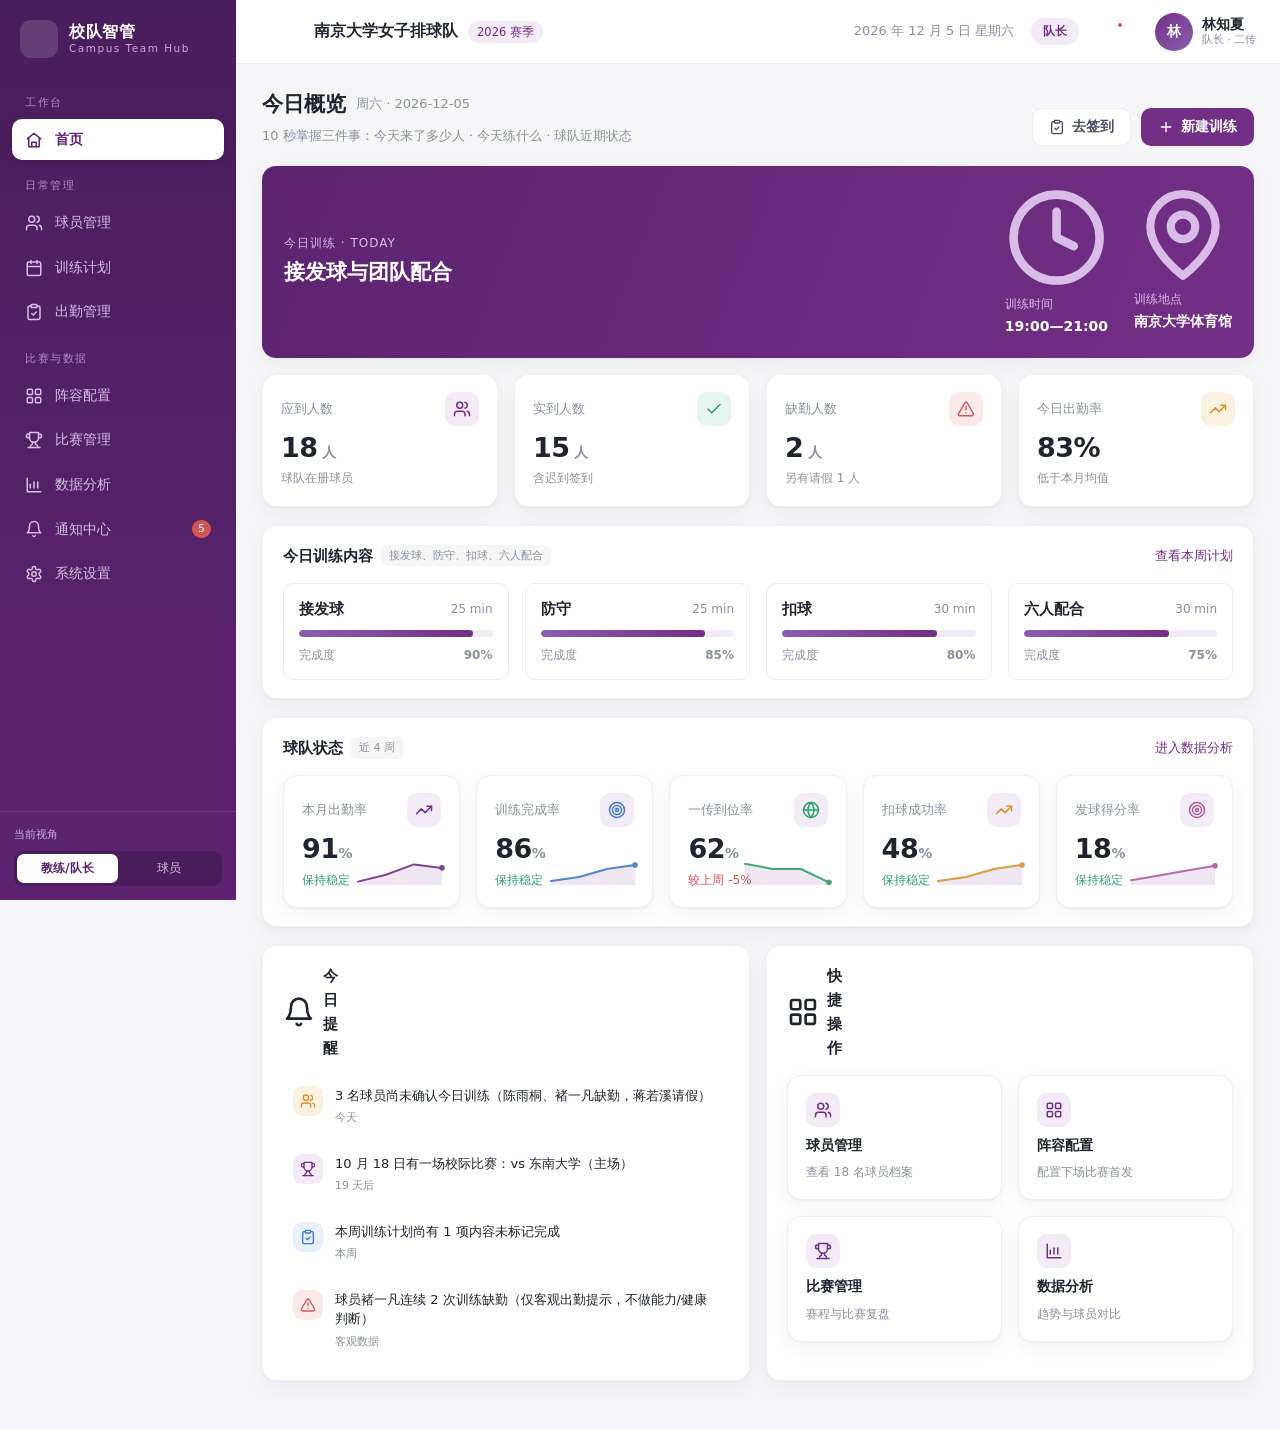
<file: index.html>
<!DOCTYPE html>
<html lang="zh-CN">
<head>
<meta charset="UTF-8" />
<meta name="viewport" content="width=device-width, initial-scale=1.0" />
<title>校园运动队智能管理平台 · 南京大学女子排球队</title>
<meta name="description" content="训练管理—球员管理—阵容管理—数据分析—比赛复盘 一体化平台" />
<link rel="stylesheet" href="./css/style.css" />
</head>
<body>
<div id="app">
  <!-- 左侧导航 -->
  <aside id="sidebar" class="sidebar">
    <div class="brand">
      <span class="brand-logo" data-icon="volleyball"></span>
      <span class="brand-text">
        <strong>校队智管</strong>
        <small>Campus Team Hub</small>
      </span>
    </div>
    <nav id="nav" class="nav"></nav>
    <div class="sidebar-foot">
      <div class="role-switch">
        <span class="rs-label">当前视角</span>
        <div class="rs-seg">
          <button class="rs-btn active" data-role="coach">教练/队长</button>
          <button class="rs-btn" data-role="player">球员</button>
        </div>
      </div>
    </div>
  </aside>

  <!-- 顶部信息栏 -->
  <header id="topbar" class="topbar">
    <button id="menuToggle" class="icon-btn menu-toggle" aria-label="菜单"><span data-icon="menu"></span></button>
    <div class="tb-team">
      <span class="tb-team-name">南京大学女子排球队</span>
      <span class="tb-team-tag">2026 赛季</span>
    </div>
    <div class="tb-right">
      <span id="tbDate" class="tb-date"></span>
      <span id="tbRole" class="tb-role">队长</span>
      <div class="notify-wrap">
        <button id="notifyBtn" class="icon-btn" aria-label="通知">
          <span data-icon="bell"></span>
          <span id="notifyDot" class="notify-dot"></span>
        </button>
        <div id="notifyPanel" class="notify-panel"></div>
      </div>
      <div class="tb-user">
        <div class="tb-avatar">林</div>
        <div class="tb-user-meta">
          <strong>林知夏</strong>
          <small>队长 · 二传</small>
        </div>
      </div>
    </div>
  </header>

  <!-- 主内容 -->
  <main id="main" class="main"></main>
</div>

<!-- 弹窗容器 -->
<div id="modalRoot"></div>
<div id="toastRoot" class="toast-root"></div>

<!-- 数据与工具 -->
<script src="./js/data.js"></script>
<script src="./js/charts.js"></script>
<script src="./js/components.js"></script>
<!-- 页面 -->
<script src="./js/pages/dashboard.js"></script>
<script src="./js/pages/players.js"></script>
<script src="./js/pages/training.js"></script>
<script src="./js/pages/attendance.js"></script>
<script src="./js/pages/lineup.js"></script>
<script src="./js/pages/matches.js"></script>
<script src="./js/pages/analytics.js"></script>
<script src="./js/pages/notifications.js"></script>
<script src="./js/pages/settings.js"></script>
<!-- 路由与交互 -->
<script src="./js/app.js"></script>
</body>
</html>
</file>
<file: css/style.css>
/* ============ 设计变量 · 南京大学紫 ============ */
:root{
  --purple:#722F86;
  --purple-deep:#5C2470;
  --purple-dark:#4A1D5C;
  --purple-soft:#F3ECF6;
  --purple-soft-2:#FAF6FC;
  --purple-line:#E4D5EC;
  --indigo:#8B5FB0;
  --ink:#1F2430;
  --ink-2:#4A5061;
  --ink-3:#8A90A2;
  --line:#ECECF1;
  --bg:#F6F6F9;
  --card:#FFFFFF;
  --green:#2E9E6B; --green-bg:#E6F5EE;
  --amber:#D9922B; --amber-bg:#FBF1E0;
  --red:#D35555;   --red-bg:#FBEAEA;
  --blue:#3E79C9;  --blue-bg:#E8F0FB;
  --radius:14px;
  --radius-sm:10px;
  --shadow:0 1px 2px rgba(31,36,48,.04), 0 6px 20px rgba(31,36,48,.05);
  --shadow-lg:0 12px 40px rgba(74,29,92,.18);
  --c1:#722F86; --c2:#B07FD0; --c3:#3E79C9; --c4:#2E9E6B; --c5:#D9922B;
  --font:"PingFang SC","Microsoft YaHei","Hiragino Sans GB","Source Han Sans SC","Noto Sans CJK SC",system-ui,-apple-system,sans-serif;
}
*{box-sizing:border-box;margin:0;padding:0}
html,body{height:100%}
body{font-family:var(--font);background:var(--bg);color:var(--ink);font-size:14px;line-height:1.6;-webkit-font-smoothing:antialiased}
a{color:var(--purple);text-decoration:none}
button{font-family:inherit;cursor:pointer;border:none;background:none;color:inherit}
input,select,textarea{font-family:inherit;font-size:14px;color:var(--ink)}
::placeholder{color:#B7BCC9}
::-webkit-scrollbar{width:8px;height:8px}
::-webkit-scrollbar-thumb{background:#D8DAE3;border-radius:8px}
::-webkit-scrollbar-track{background:transparent}

/* ============ 布局 ============ */
#app{display:grid;grid-template-columns:236px 1fr;grid-template-rows:64px 1fr;grid-template-areas:"sidebar topbar" "sidebar main";min-height:100vh}
.sidebar{grid-area:sidebar;background:linear-gradient(180deg,var(--purple-dark),var(--purple-deep));color:#EBDDF3;display:flex;flex-direction:column;position:sticky;top:0;height:100vh;z-index:40}
.topbar{grid-area:topbar;background:#fff;border-bottom:1px solid var(--line);display:flex;align-items:center;gap:16px;padding:0 24px;position:sticky;top:0;z-index:30}
.main{grid-area:main;padding:24px 26px 48px;max-width:1520px;width:100%}

/* 品牌 */
.brand{display:flex;align-items:center;gap:11px;padding:20px 20px 16px}
.brand-logo{width:38px;height:38px;display:grid;place-items:center;background:rgba(255,255,255,.14);border-radius:11px;color:#fff}
.brand-logo svg{width:23px;height:23px}
.brand-text{display:flex;flex-direction:column;line-height:1.25}
.brand-text strong{color:#fff;font-size:16px;letter-spacing:.5px}
.brand-text small{color:#C9A9DA;font-size:10.5px;letter-spacing:1.5px}

/* 导航 */
.nav{flex:1;padding:6px 12px;overflow-y:auto;display:flex;flex-direction:column;gap:3px}
.nav-item{display:flex;align-items:center;gap:12px;padding:10px 13px;border-radius:10px;color:#D6BEE4;font-weight:500;font-size:13.5px;position:relative;transition:.15s;white-space:nowrap}
.nav-item svg{width:18px;height:18px;flex:none}
.nav-item:hover{background:rgba(255,255,255,.09);color:#fff}
.nav-item.active{background:#fff;color:var(--purple-deep);font-weight:600;box-shadow:0 4px 12px rgba(0,0,0,.15)}
.nav-item .nav-badge{margin-left:auto;background:var(--red);color:#fff;font-size:10.5px;border-radius:9px;padding:1px 6px;line-height:1.5}
.nav-item.active .nav-badge{background:var(--purple);color:#fff}
.nav-sec{font-size:10.5px;color:#B088C6;letter-spacing:1.5px;padding:14px 13px 5px}
.sidebar-foot{padding:14px;border-top:1px solid rgba(255,255,255,.1)}
.rs-label{display:block;font-size:11px;color:#C9A9DA;margin-bottom:7px}
.rs-seg{display:flex;background:rgba(0,0,0,.2);border-radius:9px;padding:3px}
.rs-btn{flex:1;padding:6px 4px;border-radius:7px;font-size:12px;color:#D6BEE4;transition:.15s}
.rs-btn.active{background:#fff;color:var(--purple-deep);font-weight:600}

/* 顶栏 */
.menu-toggle{display:none}
.tb-team{display:flex;align-items:baseline;gap:10px}
.tb-team-name{font-weight:700;font-size:15.5px}
.tb-team-tag{font-size:11.5px;color:var(--purple);background:var(--purple-soft);padding:2px 9px;border-radius:20px}
.tb-right{margin-left:auto;display:flex;align-items:center;gap:16px}
.tb-date{color:var(--ink-3);font-size:13px}
.tb-role{font-size:12px;color:var(--purple);background:var(--purple-soft);padding:4px 12px;border-radius:20px;font-weight:600}
.icon-btn{width:38px;height:38px;border-radius:10px;display:grid;place-items:center;color:var(--ink-2);position:relative}
.icon-btn:hover{background:var(--purple-soft);color:var(--purple)}
.icon-btn svg{width:20px;height:20px}
.notify-dot{position:absolute;top:8px;right:9px;width:8px;height:8px;background:var(--red);border-radius:50%;border:2px solid #fff}
.tb-user{display:flex;align-items:center;gap:9px;padding-left:6px}
.tb-avatar{width:38px;height:38px;border-radius:50%;background:linear-gradient(135deg,var(--purple),var(--indigo));color:#fff;display:grid;place-items:center;font-weight:700}
.tb-user-meta{display:flex;flex-direction:column;line-height:1.3}
.tb-user-meta strong{font-size:13.5px}
.tb-user-meta small{font-size:11px;color:var(--ink-3)}

/* 通知下拉 */
.notify-wrap{position:relative}
.notify-panel{position:absolute;right:0;top:50px;width:372px;background:#fff;border-radius:var(--radius);box-shadow:var(--shadow-lg);border:1px solid var(--line);padding:6px;display:none;max-height:440px;overflow:auto;z-index:60}
.notify-panel.open{display:block}
.np-head{display:flex;justify-content:space-between;align-items:center;padding:10px 12px 6px}
.np-head strong{font-size:14px}
.np-item{display:flex;gap:11px;padding:11px 12px;border-radius:10px}
.np-item:hover{background:var(--purple-soft-2)}
.np-ico{width:32px;height:32px;border-radius:9px;display:grid;place-items:center;flex:none}
.np-ico svg{width:17px;height:17px}
.np-item p{font-size:13px;line-height:1.45}
.np-item time{font-size:11px;color:var(--ink-3)}
.np-all{display:block;text-align:center;padding:10px;font-size:13px;color:var(--purple);border-top:1px solid var(--line);margin-top:4px}

/* ============ 通用组件 ============ */
.page-head{display:flex;align-items:flex-end;justify-content:space-between;gap:16px;margin-bottom:20px;flex-wrap:wrap}
.page-title{font-size:21px;font-weight:700;display:flex;align-items:center;gap:10px}
.page-title .pt-sub{font-size:13px;color:var(--ink-3);font-weight:400}
.page-desc{color:var(--ink-3);font-size:13px;margin-top:4px}
.head-actions{display:flex;gap:10px;align-items:center;flex-wrap:wrap}

.card{background:var(--card);border-radius:var(--radius);box-shadow:var(--shadow);border:1px solid #F1F0F5;padding:18px 20px}
.card-head{display:flex;align-items:center;justify-content:space-between;margin-bottom:15px;gap:10px}
.card-title{font-size:15px;font-weight:700;display:flex;align-items:center;gap:8px}
.card-title .ct-tag{font-size:11px;font-weight:500;color:var(--ink-3);background:var(--bg);padding:2px 8px;border-radius:6px}
.card-link{font-size:12.5px;color:var(--purple);font-weight:500}
.grid{display:grid;gap:16px}
.g-2{grid-template-columns:repeat(2,1fr)}
.g-3{grid-template-columns:repeat(3,1fr)}
.g-4{grid-template-columns:repeat(4,1fr)}
.g-5{grid-template-columns:repeat(5,1fr)}
.section-gap{margin-top:18px}

/* 按钮 */
.btn{display:inline-flex;align-items:center;gap:7px;padding:9px 16px;border-radius:10px;font-size:13.5px;font-weight:600;transition:.15s;border:1px solid transparent;white-space:nowrap}
.btn svg{width:16px;height:16px}
.btn-primary{background:var(--purple);color:#fff}
.btn-primary:hover{background:var(--purple-deep)}
.btn-ghost{background:#fff;border-color:var(--line);color:var(--ink-2)}
.btn-ghost:hover{border-color:var(--purple);color:var(--purple)}
.btn-soft{background:var(--purple-soft);color:var(--purple)}
.btn-soft:hover{background:var(--purple-line)}
.btn-danger-ghost{background:#fff;border-color:var(--red-bg);color:var(--red)}
.btn-sm{padding:6px 11px;font-size:12.5px;border-radius:8px}
.btn-block{width:100%;justify-content:center}
.btn:disabled{opacity:.5;cursor:not-allowed}

/* 标签 */
.tag{display:inline-flex;align-items:center;gap:4px;font-size:11.5px;padding:2px 9px;border-radius:6px;font-weight:600;line-height:1.7}
.tag-green{background:var(--green-bg);color:var(--green)}
.tag-amber{background:var(--amber-bg);color:var(--amber)}
.tag-red{background:var(--red-bg);color:var(--red)}
.tag-blue{background:var(--blue-bg);color:var(--blue)}
.tag-purple{background:var(--purple-soft);color:var(--purple)}
.tag-gray{background:#F0F0F4;color:var(--ink-3)}
.dot-tag{display:inline-flex;align-items:center;gap:6px;font-size:12.5px}
.dot-tag i{width:7px;height:7px;border-radius:50%}

/* 数据卡片 */
.stat-card{background:#fff;border-radius:var(--radius);padding:17px 18px;border:1px solid #F1F0F5;box-shadow:var(--shadow);position:relative;overflow:hidden;cursor:pointer;transition:.18s;display:flex;flex-direction:column;gap:7px}
.stat-card:hover{transform:translateY(-2px);box-shadow:0 10px 26px rgba(114,47,134,.12);border-color:var(--purple-line)}
.stat-card .sc-top{display:flex;align-items:center;justify-content:space-between}
.stat-card .sc-label{font-size:12.5px;color:var(--ink-3);font-weight:500}
.stat-card .sc-ico{width:34px;height:34px;border-radius:10px;display:grid;place-items:center}
.stat-card .sc-ico svg{width:18px;height:18px}
.stat-card .sc-value{font-size:27px;font-weight:800;letter-spacing:-.5px;line-height:1.1}
.stat-card .sc-value small{font-size:14px;font-weight:600;color:var(--ink-3)}
.stat-card .sc-foot{font-size:12px;color:var(--ink-3);display:flex;align-items:center;gap:6px}
.trend-up{color:var(--green)} .trend-down{color:var(--red)} .trend-flat{color:var(--ink-3)}
.stat-card .sc-spark{position:absolute;right:14px;bottom:12px;opacity:.9}
.stat-card.accent-purple{background:linear-gradient(135deg,var(--purple),var(--purple-deep));color:#fff;border:none}
.stat-card.accent-purple .sc-label,.stat-card.accent-purple .sc-foot{color:#E3CDEC}

/* 训练内容卡 */
.drill-card{border:1px solid var(--line);border-radius:var(--radius-sm);padding:14px 15px;display:flex;flex-direction:column;gap:9px;transition:.15s}
.drill-card:hover{border-color:var(--purple-line);box-shadow:var(--shadow)}
.drill-top{display:flex;justify-content:space-between;align-items:center}
.drill-name{font-weight:700;font-size:14.5px}
.drill-time{font-size:12px;color:var(--ink-3)}
.progress{height:7px;background:var(--purple-soft);border-radius:6px;overflow:hidden}
.progress>span{display:block;height:100%;background:linear-gradient(90deg,var(--indigo),var(--purple));border-radius:6px;transition:width .6s}
.drill-foot{display:flex;justify-content:space-between;font-size:12px;color:var(--ink-3)}

/* 提醒列表 */
.remind-list{display:flex;flex-direction:column;gap:4px}
.remind-item{display:flex;gap:12px;padding:11px 10px;border-radius:10px;align-items:flex-start}
.remind-item:hover{background:var(--purple-soft-2)}
.remind-ico{width:30px;height:30px;border-radius:9px;display:grid;place-items:center;flex:none}
.remind-ico svg{width:16px;height:16px}
.remind-item p{font-size:13px;line-height:1.5}
.remind-item time{font-size:11px;color:var(--ink-3)}

/* 表格 */
.table-wrap{overflow:auto;border-radius:var(--radius-sm)}
table.data-table{width:100%;border-collapse:collapse;font-size:13.5px}
.data-table th{text-align:left;padding:11px 14px;color:var(--ink-3);font-weight:600;font-size:12.5px;background:#FAFAFC;border-bottom:1px solid var(--line);white-space:nowrap}
.data-table td{padding:13px 14px;border-bottom:1px solid #F4F3F7;vertical-align:middle}
.data-table tbody tr{transition:.12s;cursor:pointer}
.data-table tbody tr:hover{background:var(--purple-soft-2)}
.data-table tbody tr:last-child td{border-bottom:none}
td.num,th.num{text-align:right;font-variant-numeric:tabular-nums}
.cell-player{display:flex;align-items:center;gap:10px}
.cell-avatar{width:34px;height:34px;border-radius:50%;display:grid;place-items:center;color:#fff;font-weight:700;font-size:13px;flex:none}
.cell-player .cp-meta{display:flex;flex-direction:column;line-height:1.3}
.cell-player .cp-meta small{color:var(--ink-3);font-size:11.5px}
.att-pill{font-weight:700;font-variant-numeric:tabular-nums}

/* 筛选工具栏 */
.toolbar{display:flex;gap:10px;flex-wrap:wrap;align-items:center;margin-bottom:16px}
.search-box{position:relative;flex:1;min-width:210px;max-width:300px}
.search-box svg{position:absolute;left:11px;top:50%;transform:translateY(-50%);width:16px;height:16px;color:var(--ink-3)}
.search-box input{width:100%;padding:9px 12px 9px 36px;border:1px solid var(--line);border-radius:10px;background:#fff}
.search-box input:focus{outline:none;border-color:var(--purple);box-shadow:0 0 0 3px var(--purple-soft)}
.select{padding:9px 32px 9px 12px;border:1px solid var(--line);border-radius:10px;background:#fff url("data:image/svg+xml,%3Csvg xmlns='http://www.w3.org/2000/svg' width='12' height='12' viewBox='0 0 24 24' fill='none' stroke='%238A90A2' stroke-width='2.5'%3E%3Cpath d='m6 9 6 6 6-6'/%3E%3C/svg%3E") no-repeat right 11px center;appearance:none;min-width:110px}
.select:focus{outline:none;border-color:var(--purple)}
.seg{display:inline-flex;background:#F0EEF4;border-radius:10px;padding:3px}
.seg button{padding:7px 15px;border-radius:8px;font-size:13px;font-weight:500;color:var(--ink-2)}
.seg button.active{background:#fff;color:var(--purple-deep);font-weight:600;box-shadow:0 1px 4px rgba(0,0,0,.08)}

/* 表单 */
.form-grid{display:grid;grid-template-columns:1fr 1fr;gap:16px}
.form-field{display:flex;flex-direction:column;gap:6px}
.form-field.full{grid-column:1/-1}
.form-field label{font-size:13px;font-weight:600;color:var(--ink-2)}
.form-field label .req{color:var(--red)}
.form-field .hint{font-size:11.5px;color:var(--ink-3)}
.input,.textarea,.select-input{width:100%;padding:10px 12px;border:1px solid var(--line);border-radius:10px;background:#fff}
.input:focus,.textarea:focus,.select-input:focus{outline:none;border-color:var(--purple);box-shadow:0 0 0 3px var(--purple-soft)}
.textarea{resize:vertical;min-height:78px}
.chip-input{display:flex;flex-wrap:wrap;gap:8px;border:1px solid var(--line);border-radius:10px;padding:8px;min-height:44px}
.chip{display:inline-flex;align-items:center;gap:6px;background:var(--purple-soft);color:var(--purple);font-size:12.5px;font-weight:600;padding:5px 10px;border-radius:8px}
.chip button{color:var(--indigo);display:flex}
.chip button svg{width:13px;height:13px}

/* 时间线 */
.timeline{position:relative;padding-left:22px}
.timeline::before{content:"";position:absolute;left:6px;top:6px;bottom:6px;width:2px;background:var(--purple-line)}
.tl-item{position:relative;padding:0 0 18px}
.tl-item::before{content:"";position:absolute;left:-22px;top:4px;width:13px;height:13px;border-radius:50%;background:#fff;border:3px solid var(--purple)}
.tl-item.muted::before{border-color:var(--ink-3)}
.tl-time{font-size:12px;color:var(--ink-3)}
.tl-title{font-weight:600;font-size:14px}
.tl-desc{font-size:12.5px;color:var(--ink-2)}

/* 周计划 */
.week-grid{display:grid;grid-template-columns:repeat(4,1fr);gap:14px}
.plan-card{border:1px solid var(--line);border-radius:var(--radius);overflow:hidden;transition:.15s;background:#fff}
.plan-card:hover{border-color:var(--purple-line);box-shadow:var(--shadow);transform:translateY(-2px)}
.plan-card .pc-day{background:var(--purple-soft);color:var(--purple-deep);padding:10px 15px;font-weight:700;font-size:13px;display:flex;justify-content:space-between}
.plan-card .pc-body{padding:14px 15px;display:flex;flex-direction:column;gap:7px}
.plan-card .pc-theme{font-weight:700;font-size:15px}
.plan-card .pc-meta{font-size:12.5px;color:var(--ink-3);display:flex;align-items:center;gap:6px}
.plan-card .pc-meta svg{width:14px;height:14px}

/* 月历 */
.calendar{display:grid;grid-template-columns:repeat(7,1fr);gap:7px}
.cal-head{text-align:center;font-size:12px;color:var(--ink-3);font-weight:600;padding:4px}
.cal-cell{min-height:88px;border:1px solid var(--line);border-radius:10px;padding:7px;font-size:12px;background:#fff}
.cal-cell.out{background:#FAFAFC;color:#C3C7D1}
.cal-cell.today{border-color:var(--purple);box-shadow:0 0 0 2px var(--purple-soft)}
.cal-num{font-weight:700;font-size:12.5px}
.cal-ev{margin-top:4px;background:var(--purple-soft);color:var(--purple-deep);border-radius:6px;padding:3px 6px;font-size:11px;line-height:1.35;cursor:pointer}

/* 阵容 / 球场 */
.lineup-wrap{display:grid;grid-template-columns:minmax(360px,1fr) 320px;gap:20px}
.court-box{background:var(--purple-soft-2);border:1px solid var(--purple-line);border-radius:var(--radius);padding:18px}
.court{width:100%;height:auto;display:block}
.slot-node{cursor:pointer}
.slot-node .slot-circle{fill:#fff;stroke:var(--purple);stroke-width:2;transition:.15s}
.slot-node:hover .slot-circle{fill:var(--purple-soft)}
.slot-node.drag-over .slot-circle{fill:var(--purple);stroke:var(--purple-deep)}
.slot-node .slot-pos{fill:var(--purple);font-size:11px;font-weight:700}
.slot-node .slot-name{fill:var(--ink);font-size:12px;font-weight:700}
.slot-node .slot-num{fill:#fff;font-size:11px;font-weight:700}
.slot-node.empty .slot-circle{stroke-dasharray:5 4;stroke:var(--indigo)}
.bench-card{display:flex;flex-direction:column;gap:10px}
.bench-group-title{font-size:12px;color:var(--ink-3);font-weight:600;margin:6px 0 -2px}
.player-chip{display:flex;align-items:center;gap:10px;padding:9px 11px;border:1px solid var(--line);border-radius:10px;background:#fff;cursor:grab;transition:.13s}
.player-chip:hover{border-color:var(--purple);box-shadow:var(--shadow)}
.player-chip.dragging{opacity:.45}
.player-chip .pc-num{width:26px;height:26px;border-radius:7px;background:var(--purple-soft);color:var(--purple);display:grid;place-items:center;font-weight:700;font-size:12px;flex:none}
.player-chip .pc-info{flex:1;line-height:1.3;min-width:0}
.player-chip .pc-info strong{font-size:13px;display:block}
.player-chip .pc-info small{font-size:11px;color:var(--ink-3);display:block;white-space:nowrap;overflow:hidden;text-overflow:ellipsis}
.lineup-alert{display:flex;gap:10px;padding:11px 14px;border-radius:10px;font-size:13px;align-items:flex-start}
.lineup-alert svg{width:18px;height:18px;flex:none;margin-top:1px}
.la-error{background:var(--red-bg);color:#A23A3A}
.la-info{background:var(--blue-bg);color:#2E5F9E}
.la-ok{background:var(--green-bg);color:#247A52}

/* 比赛 */
.match-card{display:flex;align-items:center;gap:16px;border:1px solid var(--line);border-radius:var(--radius);padding:16px 18px;background:#fff;transition:.15s;cursor:pointer}
.match-card:hover{border-color:var(--purple-line);box-shadow:var(--shadow)}
.match-teams{display:flex;align-items:center;gap:14px;flex:1;min-width:0}
.match-team{font-weight:700;font-size:15px}
.match-vs{color:var(--ink-3);font-size:12px;font-weight:600}
.match-score{font-size:20px;font-weight:800;color:var(--purple-deep);font-variant-numeric:tabular-nums}
.match-meta{display:flex;flex-direction:column;gap:3px;font-size:12px;color:var(--ink-3);align-items:flex-end;text-align:right}
.match-meta span{display:inline-flex;align-items:center;gap:5px}
.match-meta svg{width:13px;height:13px}

/* 球员信息提示卡 */
.info-tip{background:var(--purple-soft-2);border:1px dashed var(--purple-line);border-radius:10px;padding:10px 13px;font-size:12.5px;color:var(--ink-2);line-height:1.6}
.info-tip strong{color:var(--purple-deep)}

/* 签到 */
.checkin-grid{display:grid;grid-template-columns:repeat(3,1fr);gap:11px}
.checkin-item{display:flex;align-items:center;gap:11px;border:1px solid var(--line);border-radius:11px;padding:11px 13px;background:#fff}
.checkin-item .ci-name{flex:1;line-height:1.3}
.checkin-item .ci-name strong{font-size:13.5px;display:block}
.checkin-item .ci-name small{font-size:11.5px;color:var(--ink-3)}
.status-select{padding:6px 8px;border-radius:8px;border:1px solid var(--line);font-size:12.5px;font-weight:600}
.status-select.s-present{color:var(--green);background:var(--green-bg);border-color:transparent}
.status-select.s-leave{color:var(--amber);background:var(--amber-bg);border-color:transparent}
.status-select.s-absent{color:var(--red);background:var(--red-bg);border-color:transparent}
.status-select.s-late{color:var(--blue);background:var(--blue-bg);border-color:transparent}

/* 详情头部 */
.detail-hero{display:flex;align-items:center;gap:18px;background:linear-gradient(120deg,var(--purple),var(--purple-deep));color:#fff;border-radius:var(--radius);padding:22px 24px;margin-bottom:18px}
.detail-hero .dh-avatar{width:64px;height:64px;border-radius:18px;background:rgba(255,255,255,.18);display:grid;place-items:center;font-size:26px;font-weight:800}
.detail-hero h2{font-size:23px}
.detail-hero .dh-tags{display:flex;gap:8px;margin-top:7px}
.detail-hero .dh-tag{background:rgba(255,255,255,.16);padding:3px 11px;border-radius:20px;font-size:12px}
.detail-hero .dh-back{margin-right:4px;color:#E3CDEC;display:flex}
.back-link{display:inline-flex;align-items:center;gap:6px;font-size:13px;color:var(--ink-2);margin-bottom:14px;font-weight:500}
.back-link:hover{color:var(--purple)}
.back-link svg{width:16px;height:16px}

/* 描述列表 */
.desc-list{display:grid;grid-template-columns:1fr 1fr;gap:0}
.desc-list .dl-item{display:flex;justify-content:space-between;padding:11px 0;border-bottom:1px dashed var(--line);font-size:13.5px}
.desc-list .dl-item dt{color:var(--ink-3)}
.desc-list .dl-item dd{font-weight:600}

/* 通知页 */
.notice-filter{display:flex;gap:8px;flex-wrap:wrap;margin-bottom:16px}
.notice-tab{padding:7px 16px;border-radius:20px;font-size:13px;background:#fff;border:1px solid var(--line);color:var(--ink-2);font-weight:500}
.notice-tab.active{background:var(--purple);color:#fff;border-color:var(--purple)}
.notice-item{display:flex;gap:14px;padding:16px;background:#fff;border:1px solid var(--line);border-radius:var(--radius);margin-bottom:11px}
.notice-item .ni-ico{width:40px;height:40px;border-radius:11px;display:grid;place-items:center;flex:none}
.notice-item .ni-ico svg{width:20px;height:20px}
.notice-item h4{font-size:14px}
.notice-item p{font-size:13px;color:var(--ink-2);margin-top:2px}
.notice-item time{font-size:11.5px;color:var(--ink-3)}

/* 设置 */
.setting-nav{display:flex;gap:6px;flex-wrap:wrap;margin-bottom:18px}
.set-tab{padding:8px 16px;border-radius:10px;font-size:13.5px;font-weight:500;color:var(--ink-2)}
.set-tab.active{background:var(--purple-soft);color:var(--purple-deep);font-weight:700}
.perm-table th,.perm-table td{text-align:center}
.perm-table th:first-child,.perm-table td:first-child{text-align:left}
.switch{position:relative;width:42px;height:24px;display:inline-block}
.switch input{opacity:0;width:0;height:0}
.switch .sl{position:absolute;inset:0;background:#D6D8E0;border-radius:20px;transition:.2s}
.switch .sl::before{content:"";position:absolute;width:18px;height:18px;left:3px;top:3px;background:#fff;border-radius:50%;transition:.2s;box-shadow:0 1px 3px rgba(0,0,0,.2)}
.switch input:checked+.sl{background:var(--purple)}
.switch input:checked+.sl::before{transform:translateX(18px)}

/* 弹窗 */
.modal-mask{position:fixed;inset:0;background:rgba(31,24,40,.45);display:grid;place-items:center;z-index:100;padding:20px;backdrop-filter:blur(2px)}
.modal{background:#fff;border-radius:16px;width:100%;max-width:560px;max-height:90vh;overflow:auto;box-shadow:var(--shadow-lg);animation:pop .18s ease}
.modal.lg{max-width:760px}
.modal-head{display:flex;justify-content:space-between;align-items:center;padding:18px 22px;border-bottom:1px solid var(--line);position:sticky;top:0;background:#fff}
.modal-head h3{font-size:16.5px}
.modal-body{padding:22px}
.modal-foot{display:flex;justify-content:flex-end;gap:10px;padding:16px 22px;border-top:1px solid var(--line);position:sticky;bottom:0;background:#fff}
.modal-close{width:32px;height:32px;border-radius:8px;display:grid;place-items:center;color:var(--ink-3)}
.modal-close:hover{background:var(--bg)}
@keyframes pop{from{opacity:0;transform:scale(.96) translateY(8px)}to{opacity:1;transform:none}}

/* Toast */
.toast-root{position:fixed;top:78px;left:50%;transform:translateX(-50%);z-index:200;display:flex;flex-direction:column;gap:9px;align-items:center}
.toast{display:flex;align-items:center;gap:9px;background:var(--ink);color:#fff;padding:11px 18px;border-radius:11px;font-size:13.5px;box-shadow:0 8px 24px rgba(0,0,0,.25);animation:pop .2s}
.toast svg{width:17px;height:17px}
.toast.ok{background:var(--green)} .toast.err{background:var(--red)} .toast.info{background:var(--purple)}

/* 空态 */
.empty{text-align:center;padding:50px 20px;color:var(--ink-3)}
.empty svg{width:48px;height:48px;margin-bottom:10px;opacity:.5}

/* 球员模式只读遮罩 */
.readonly-note{display:flex;align-items:center;gap:8px;background:var(--amber-bg);color:#9A6A22;border-radius:10px;padding:9px 14px;font-size:12.5px;margin-bottom:16px}
.readonly-note svg{width:16px;height:16px}

/* ============ 响应式 ============ */
@media (max-width:1180px){
  .g-5{grid-template-columns:repeat(3,1fr)}
  .lineup-wrap{grid-template-columns:1fr}
  .week-grid{grid-template-columns:repeat(2,1fr)}
}
@media (max-width:900px){
  #app{grid-template-columns:1fr;grid-template-areas:"topbar" "main"}
  .sidebar{position:fixed;left:0;top:0;transform:translateX(-100%);transition:.25s;width:250px}
  .sidebar.open{transform:none}
  .menu-toggle{display:grid}
  .g-4{grid-template-columns:repeat(2,1fr)}
  .g-3{grid-template-columns:1fr}
  .g-2{grid-template-columns:1fr}
  .form-grid{grid-template-columns:1fr}
  .checkin-grid{grid-template-columns:1fr}
  .tb-user-meta,.tb-date{display:none}
  .main{padding:18px 15px 40px}
}
@media (max-width:560px){
  .g-5,.g-4{grid-template-columns:1fr}
  .week-grid{grid-template-columns:1fr}
  .tb-team-tag{display:none}
}
</file>
